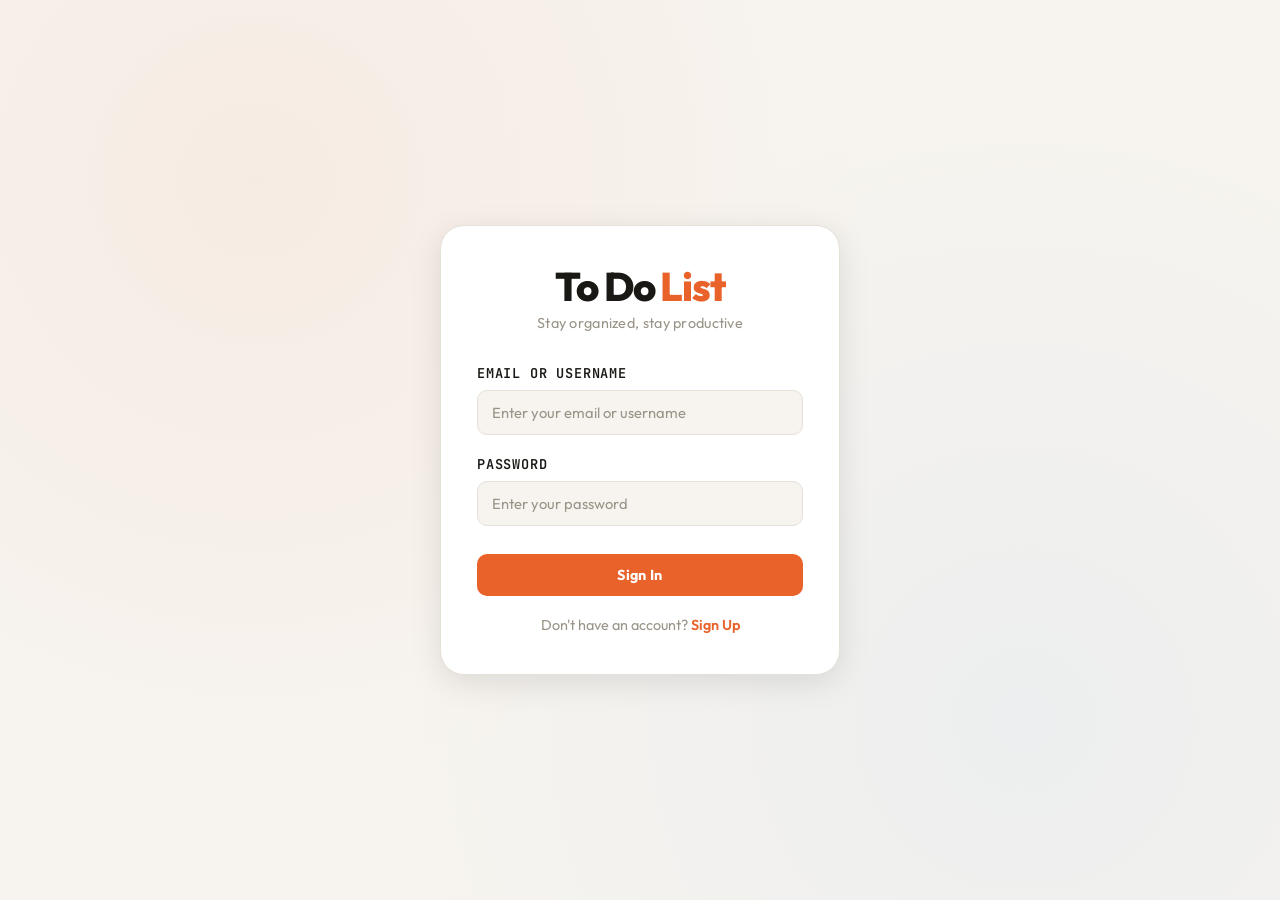
<file: index.html>
<!DOCTYPE html>
<html lang="en">
<head>
  <meta charset="UTF-8">
  <meta name="viewport" content="width=device-width, initial-scale=1.0">
  <title class="title">To Do App</title>
  <link rel="preconnect" href="https://fonts.googleapis.com">
  <link rel="preconnect" href="https://fonts.gstatic.com" crossorigin>
  <link href="https://fonts.googleapis.com/css2?family=Outfit:wght@400;500;600;700;800&family=JetBrains+Mono:wght@400;500&display=swap" rel="stylesheet">
  <link rel="stylesheet" href="style.css">
  <div class="icon"><link rel="icon" href="icon.jpg" type="image/jpg" ></div>
</head>
<body>

  <div class="container">

    <header class="app-header">
      <div class="header-left">
        <span class="app-tag">✦ productivity</span>
        <h1>To Do <span>List</span></h1>
      </div>
      
      <div class="header-right">
        <!-- USER SECTION -->
        <div class="user-section">
          <span class="welcome-text">Welcome, <strong id="username">Guest</strong>!</span>
          <button class="logout-btn" onclick="logoutUser()">Logout</button>
        </div>

        <!-- STATS -->
        <div class="header-stats">
          <div class="stat"><span id="allCount">0</span><label>Total</label></div>
          <div class="stat"><span id="pendingCount">0</span><label>Pending</label></div>
          <div class="stat"><span id="completedCount">0</span><label>Done</label></div>
        </div>
      </div>
    </header>

    <div class="content">

      <!-- SIDEBAR -->
      <div class="sidebar">
        <p class="sidebar-label">Filter</p>
        <button class="filter-btn active" onclick="filterTasks('all')" id="btn-all">All</button>
        <button class="filter-btn" onclick="filterTasks('pending')" id="btn-pending">Pending</button>
        <button class="filter-btn" onclick="filterTasks('completed')" id="btn-completed">Completed</button>

        <div class="sidebar-divider"></div>

        <button class="clear-btn" onclick="clearCompleted()">Clear Done</button>
      </div>

      <!-- MAIN AREA -->
      <div class="tasks-area">

        <input type="text" id="search" placeholder="🔍  Search tasks..." autocomplete="off">

        <div class="input-row">
          <input type="text" id="taskInput" placeholder="What needs to be done?" maxlength="200" autocomplete="off">
          <button onclick="addTask()" id="addBtn" type="button">Add</button>
        </div>

        <div id="taskList"></div>

        <div id="emptyState" class="empty-state" style="display:none;">
          <div class="empty-icon">◎</div>
          <p id="emptyMsg">No tasks yet. Add one above!</p>
        </div>

      </div>
    </div>
  </div>

  <script src="script.js"></script>
</body>
</html>
</file>
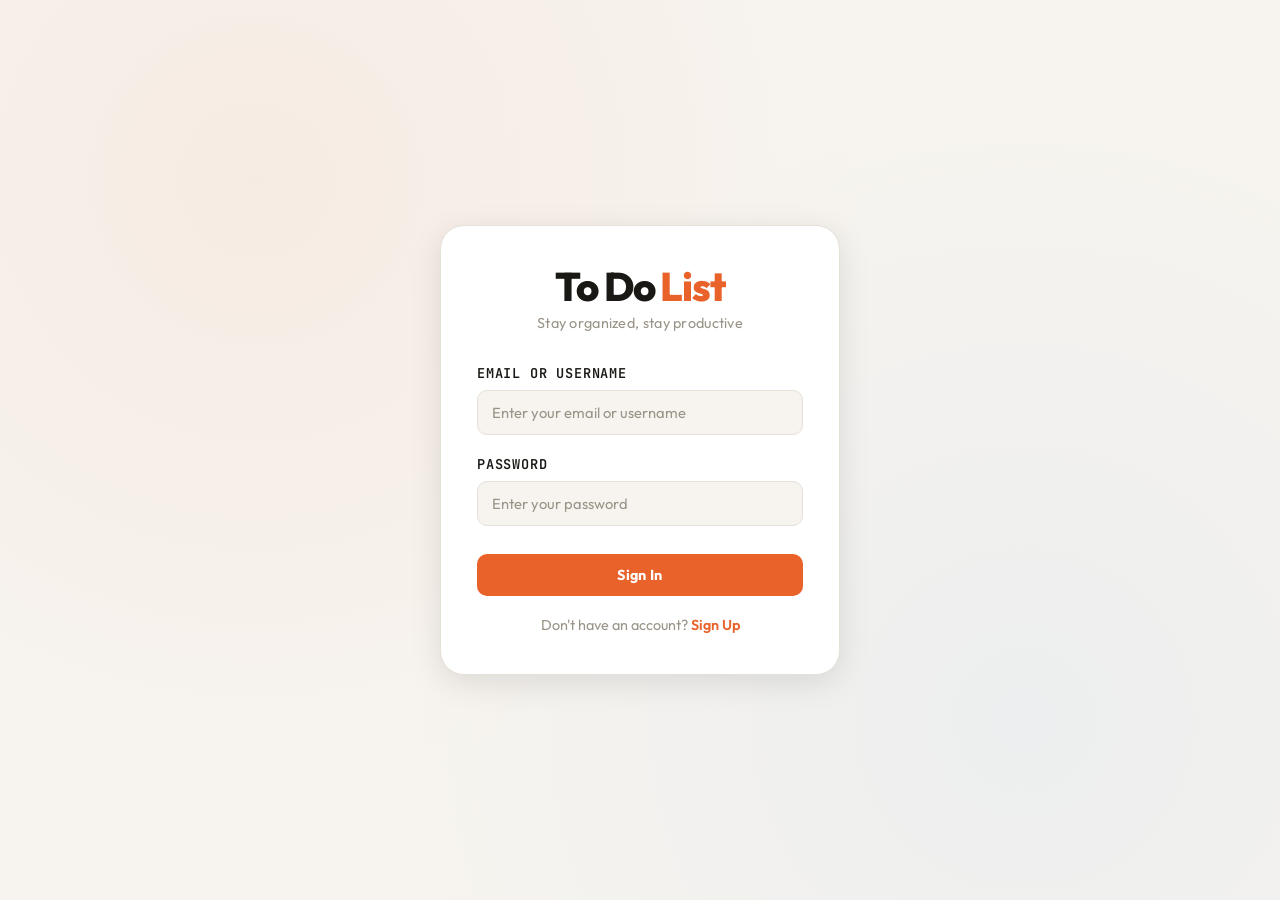
<file: login.html>
<!DOCTYPE html>
<html lang="en">
<head>
  <meta charset="UTF-8">
  <meta name="viewport" content="width=device-width, initial-scale=1.0">
  <title>Login - To Do App</title>
  <link rel="preconnect" href="https://fonts.googleapis.com">
  <link rel="preconnect" href="https://fonts.gstatic.com" crossorigin>
  <link href="https://fonts.googleapis.com/css2?family=Outfit:wght@400;500;600;700;800&family=JetBrains+Mono:wght@400;500&display=swap" rel="stylesheet">
  <link rel="stylesheet" href="login.css">
</head>
<body>
  <div class="login-container">
    <div class="login-card">
      <div class="login-header">
        <h1>To Do <span>List</span></h1>
        <p class="login-subtitle">Stay organized, stay productive</p>
      </div>

      <form id="loginForm" class="login-form">
        <div class="form-group">
          <label for="email">Email or Username</label>
          <input type="text" id="email" placeholder="Enter your email or username" required autocomplete="off">
        </div>

        <div class="form-group">
          <label for="password">Password</label>
          <input type="password" id="password" placeholder="Enter your password" required autocomplete="off">
        </div>

        <button type="submit" class="login-btn">Sign In</button>
      </form>

      <div class="login-footer">
        <p>Don't have an account? <a href="signup.html" class="toggle-link">Sign Up</a></p>
      </div>
    </div>

  <script src="login.js"></script>
</body>
</html>
</file>
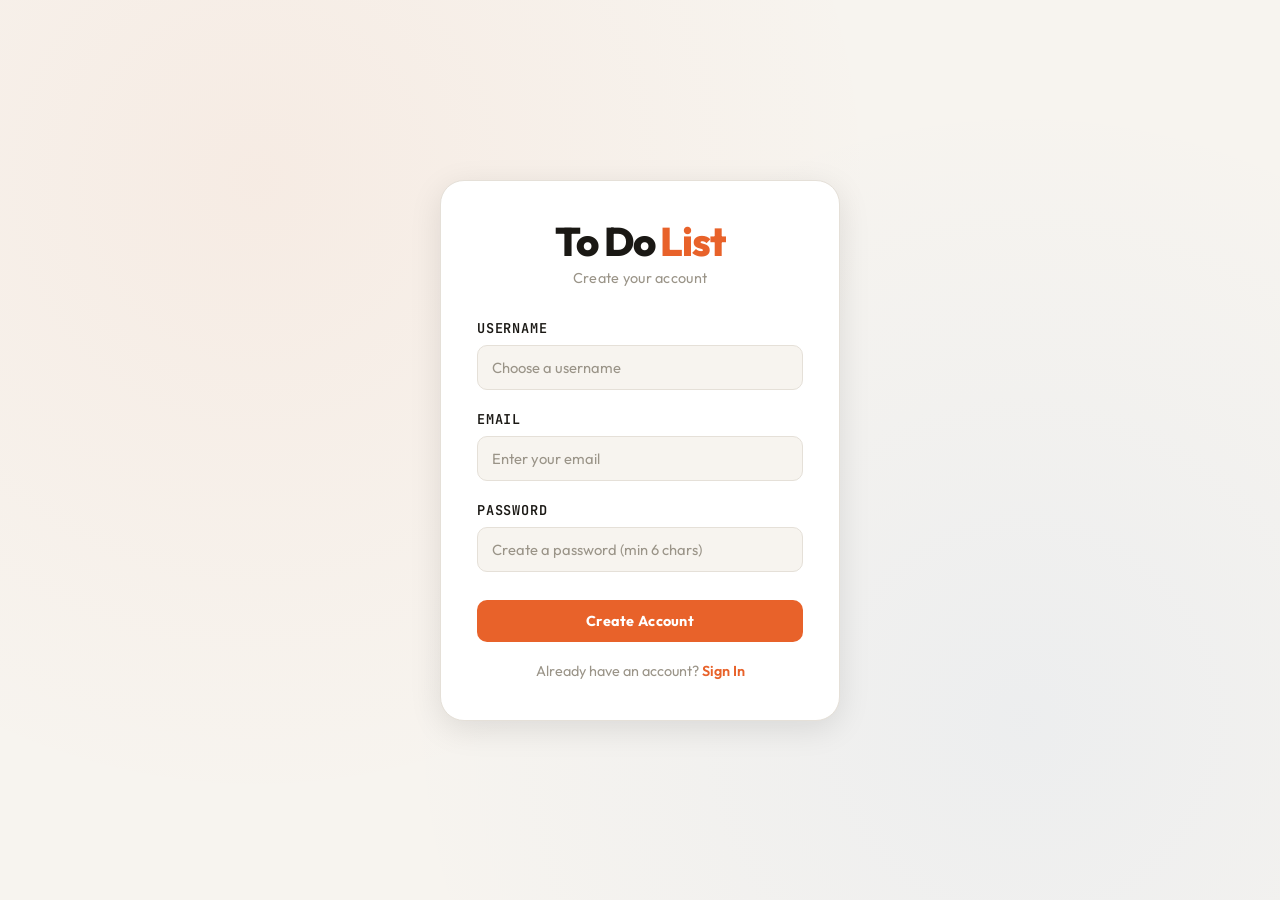
<file: signup.html>
<!DOCTYPE html>
<html lang="en">

<head>
    <meta charset="UTF-8">
    <meta name="viewport" content="width=device-width, initial-scale=1.0">
    <title>Sign Up - To Do App</title>
    <link rel="preconnect" href="https://fonts.googleapis.com">
    <link rel="preconnect" href="https://fonts.gstatic.com" crossorigin>
    <link
        href="https://fonts.googleapis.com/css2?family=Outfit:wght@400;500;600;700;800&family=JetBrains+Mono:wght@400;500&display=swap"
        rel="stylesheet">
    <link rel="stylesheet" href="login.css">
</head>

<body>

    <!-- sign up form -->
    <div class="login-container">
        <div class="signup-card">
            <div class="login-header">
                <h1>To Do <span>List</span></h1>
                <p class="login-subtitle">Create your account</p>
            </div>

            <form id="signupForm" class="login-form">
                <div class="form-group">
                    <label for="username">Username</label>
                    <input type="text" id="username" placeholder="Choose a username" required autocomplete="off">
                </div>

                <div class="form-group">
                    <label for="signupEmail">Email</label>
                    <input type="email" id="signupEmail" placeholder="Enter your email" required autocomplete="off">
                </div>

                <div class="form-group">
                    <label for="signupPassword">Password</label>
                    <input type="password" id="signupPassword" placeholder="Create a password (min 6 chars)" required
                        autocomplete="off">
                </div>

                <button type="submit" class="login-btn">Create Account</button>
            </form>

            <div class="login-footer">
                <p>Already have an account? <a href="login.html" class="toggle-link">Sign In</a></p>
            </div>
        </div>
    </div>

    <script src="login.js"></script>
</body>

</html>
</file>
<file: style.css>
/* reset */
*,
*::before,
*::after {
  margin: 0;
  padding: 0;
  box-sizing: border-box;
}

:root {
  --bg: #f7f4ef;
  --surface: #ffffff;
  --border: #e5e0d8;
  --accent: #e8622a;
  --accent-light: #fdf0ea;
  --accent2: #2a7ae8;
  --text: #1a1814;
  --muted: #9a9488;
  --done-text: #b0a898;
  --done-bg: #fafaf8;
  --shadow: 0 2px 12px rgba(0, 0, 0, 0.07);
  --shadow-lg: 0 8px 32px rgba(0, 0, 0, 0.10);
}

/* title */
.title::before {
  content: "✦";
  margin-right: 8px;
  display: inline-block;
}

.icon {
  border: none;
  box-shadow: 0 1px 3px rgba(0, 0, 0, 0.1);
  padding: 10px;
  border-radius: 5px;
}

/* smooth scroll */
html {
  scroll-behavior: smooth;
}

body {
  background: var(--bg);
  background-image:
    radial-gradient(circle at 20% 20%, rgba(232, 98, 42, 0.06) 0%, transparent 50%),
    radial-gradient(circle at 80% 80%, rgba(42, 122, 232, 0.05) 0%, transparent 50%);
  font-family: 'Outfit', sans-serif;
  min-height: 100vh;
  display: flex;
  justify-content: center;
  align-items: flex-start;
  padding: 40px 16px 80px;
}

/* Container */
.container {
  width: 100%;
  max-width: 860px;
  background: var(--surface);
  border-radius: 24px;
  padding: 36px 36px 40px;
  box-shadow: var(--shadow-lg);
  border: 1px solid var(--border);
  animation: pageIn 0.5s cubic-bezier(.16, 1, .3, 1) both;
}

/* animation */
@keyframes pageIn {
  from {
    opacity: 0;
    transform: translateY(16px);
  }

  to {
    opacity: 1;
    transform: translateY(0);
  }
}

/*Header*/
.app-header {
  display: flex;
  justify-content: space-between;
  align-items: flex-end;
  margin-bottom: 32px;
  padding-bottom: 28px;
  border-bottom: 1px solid var(--border);
  flex-wrap: wrap;
  gap: 16px;
}

/*Header*/
.app-header {
  display: flex;
  justify-content: space-between;
  align-items: flex-start;
  margin-bottom: 32px;
  padding-bottom: 28px;
  border-bottom: 1px solid var(--border);
  flex-wrap: wrap;
  gap: 16px;
}

.header-left {
  flex: 1;
}

.header-right {
  display: flex;
  flex-direction: column;
  align-items: flex-end;
  gap: 16px;
}

/* user section */
.user-section {
  display: flex;
  align-items: center;
  gap: 12px;
  background: rgba(255, 255, 255, 0.5);
  padding: 8px 14px;
  border-radius: 10px;
  border: 1px solid rgba(232, 98, 42, 0.2);
}

.welcome-text {
  font-size: 0.8rem;
  color: var(--muted);
  font-weight: 500;
}

.welcome-text strong {
  color: var(--accent);
  font-weight: 700;
}

.logout-btn {
  padding: 6px 12px;
  background: transparent;
  border: 1.5px solid var(--error);
  color: var(--error);
  border-radius: 6px;
  font-family: 'Outfit', sans-serif;
  font-size: 0.7rem;
  font-weight: 600;
  cursor: pointer;
  transition: all 0.2s;
  letter-spacing: 0.02em;
  white-space: nowrap;
}

.logout-btn:hover {
  background: rgba(224, 48, 48, 0.1);
  transform: translateY(-1px);
}

.logout-btn:active {
  transform: translateY(0);
}

.header-stats {
  display: flex;
  gap: 20px;
}

.stat {
  text-align: center;
}

.stat span {
  display: block;
  font-size: 1.6rem;
  font-weight: 700;
  color: var(--text);
  line-height: 1;
  font-family: 'JetBrains Mono', monospace;
}

.stat label {
  font-size: 11px;
  color: var(--muted);
  text-transform: uppercase;
  letter-spacing: 0.06em;
  font-weight: 500;
}

/* mobile friendly */
@media (max-width: 620px) {
  .app-header {
    flex-direction: column;
    align-items: flex-start;
  }

  .header-right {
    width: 100%;
    align-items: flex-end;
  }

  .user-section {
    width: 100%;
    justify-content: space-between;
  }

  .logout-btn {
    width: auto;
  }

  .header-stats {
    width: 100%;
    justify-content: flex-end;
  }
}

.app-tag {
  display: inline-block;
  font-family: 'JetBrains Mono', monospace;
  font-size: 11px;
  color: var(--accent);
  text-transform: uppercase;
  letter-spacing: 0.1em;
  margin-bottom: 8px;
}

h1 {
  font-size: clamp(2rem, 5vw, 3rem);
  font-weight: 800;
  color: var(--text);
  line-height: 1;
  letter-spacing: -0.03em;
}

h1 span {
  color: var(--accent);
}

.header-stats {
  display: flex;
  gap: 20px;
}

.stat {
  text-align: center;
}

.stat span {
  display: block;
  font-size: 1.6rem;
  font-weight: 700;
  color: var(--text);
  line-height: 1;
  font-family: 'JetBrains Mono', monospace;
}

.stat label {
  font-size: 11px;
  color: var(--muted);
  text-transform: uppercase;
  letter-spacing: 0.06em;
  font-weight: 500;
}

/* content  */
.content {
  display: flex;
  gap: 28px;
}

/* side bar */
.sidebar {
  width: 160px;
  flex-shrink: 0;
}

.sidebar-label {
  font-size: 11px;
  text-transform: uppercase;
  letter-spacing: 0.08em;
  color: var(--muted);
  font-weight: 600;
  margin-bottom: 10px;
  font-family: 'JetBrains Mono', monospace;
}

/* fillter buttens */
.filter-btn {
  width: 100%;
  padding: 10px 14px;
  margin-bottom: 6px;
  border: 1px solid var(--border);
  border-radius: 10px;
  background: transparent;
  color: var(--muted);
  font-family: 'Outfit', sans-serif;
  font-size: 0.88rem;
  font-weight: 600;
  cursor: pointer;
  text-align: left;
  transition: all 0.18s;
}

.filter-btn:hover {
  background: var(--accent-light);
  color: var(--accent);
  border-color: rgba(232, 98, 42, 0.2);
}

.filter-btn.active {
  background: var(--accent);
  color: white;
  border-color: var(--accent);
  box-shadow: 0 4px 12px rgba(232, 98, 42, 0.25);
}

.sidebar-divider {
  height: 1px;
  background: var(--border);
  margin: 14px 0;
}

/* clear button */
.clear-btn {
  width: 100%;
  padding: 9px 14px;
  border: 1px dashed var(--border);
  border-radius: 10px;
  background: transparent;
  color: var(--muted);
  font-family: 'Outfit', sans-serif;
  font-size: 0.82rem;
  font-weight: 500;
  cursor: pointer;
  text-align: left;
  transition: all 0.18s;
}

.clear-btn:hover {
  color: #e03030;
  border-color: rgba(224, 48, 48, 0.3);
  background: rgba(224, 48, 48, 0.05);
}

/* task area */
.tasks-area {
  flex: 1;
  min-width: 0;
}

/* search box */
#search {
  width: 100%;
  padding: 11px 16px;
  border: 1px solid var(--border);
  border-radius: 10px;
  background: var(--bg);
  font-family: 'Outfit', sans-serif;
  font-size: 0.9rem;
  color: var(--text);
  margin-bottom: 10px;
  outline: none;
  transition: border-color 0.2s, box-shadow 0.2s;
}

#search:focus {
  border-color: var(--accent);
  box-shadow: 0 0 0 3px rgba(232, 98, 42, 0.1);
}

#search::placeholder {
  color: var(--muted);
}

/* input and button */
.input-row {
  display: flex;
  gap: 8px;
  margin-bottom: 16px;
}

#taskInput {
  flex: 1;
  padding: 12px 16px;
  border: 1px solid var(--border);
  border-radius: 10px;
  background: var(--bg);
  font-family: 'Outfit', sans-serif;
  font-size: 0.92rem;
  color: var(--text);
  outline: none;
  transition: border-color 0.2s, box-shadow 0.2s;
  min-width: 0;
}

#taskInput:focus {
  border-color: var(--accent);
  box-shadow: 0 0 0 3px rgba(232, 98, 42, 0.1);
}

#taskInput::placeholder {
  color: var(--muted);
}

#taskInput.shake {
  animation: shake 0.4s ease;
  border-color: #e03030;
}

@keyframes shake {

  0%,
  100% {
    transform: translateX(0);
  }

  20% {
    transform: translateX(-6px);
  }

  40% {
    transform: translateX(6px);
  }

  60% {
    transform: translateX(-4px);
  }

  80% {
    transform: translateX(4px);
  }
}

/* add button */
#addBtn {
  padding: 12px 24px;
  background: var(--accent);
  color: white;
  border: none;
  border-radius: 10px;
  font-family: 'Outfit', sans-serif;
  font-weight: 700;
  font-size: 0.9rem;
  cursor: pointer;
  white-space: nowrap;
  transition: transform 0.15s, box-shadow 0.2s, background 0.2s;
  letter-spacing: 0.02em;
}

#addBtn:hover {
  background: #d0541f;
  transform: translateY(-1px);
  box-shadow: 0 6px 16px rgba(232, 98, 42, 0.3);
}

#addBtn:active {
  transform: translateY(0);
}

/* task */
.task {
  display: flex;
  align-items: center;
  gap: 12px;
  background: var(--surface);
  border: 1px solid var(--border);
  border-radius: 12px;
  padding: 14px 16px;
  margin-bottom: 8px;
  transition: transform 0.18s, box-shadow 0.18s, border-color 0.2s, background 0.3s;
  animation: taskIn 0.35s cubic-bezier(.16, 1, .3, 1) both;
  position: relative;
}

@keyframes taskIn {
  from {
    opacity: 0;
    transform: translateY(-6px) scale(0.98);
  }

  to {
    opacity: 1;
    transform: translateY(0) scale(1);
  }
}

.task:hover {
  transform: translateX(3px);
  box-shadow: var(--shadow);
  border-color: rgba(232, 98, 42, 0.15);
}

.task.done {
  background: var(--done-bg);
  border-color: #ede9e2;
}

.task.removing {
  animation: taskOut 0.25s ease forwards !important;
}

@keyframes taskOut {
  to {
    opacity: 0;
    transform: translateX(16px) scale(0.96);
    max-height: 0;
    margin-bottom: 0;
    padding: 0;
  }
}

/* Checkbox */
.check-btn {
  width: 26px;
  height: 26px;
  border-radius: 50%;
  border: 2px solid var(--border);
  background: transparent;
  cursor: pointer;
  flex-shrink: 0;
  display: flex;
  align-items: center;
  justify-content: center;
  font-size: 12px;
  color: white;
  transition: all 0.2s;
  font-weight: 700;
}

.check-btn:hover {
  border-color: #2cbb7e;
  background: rgba(44, 187, 126, 0.08);
}

.check-btn.checked {
  background: #2cbb7e;
  border-color: #2cbb7e;
  box-shadow: 0 0 0 3px rgba(44, 187, 126, 0.15);
}

/* task text */
.task-text {
  flex: 1;
  font-size: 0.92rem;
  font-weight: 500;
  color: var(--text);
  word-break: break-word;
  outline: none;
  transition: color 0.2s;
  min-width: 0;
}

.task-text.completed {
  text-decoration: line-through;
  color: var(--done-text);
}

.task-text.editing {
  background: var(--accent-light);
  border-radius: 6px;
  padding: 2px 6px;
  outline: 2px solid var(--accent);
}

.task-actions {
  display: flex;
  gap: 4px;
  opacity: 0;
  transition: opacity 0.2s;
  flex-shrink: 0;
}

.task:hover .task-actions {
  opacity: 1;
}

/* edit and delete button */
.edit-btn,
.delete-btn {
  width: 30px;
  height: 30px;
  border: none;
  border-radius: 7px;
  cursor: pointer;
  display: flex;
  align-items: center;
  justify-content: center;
  font-size: 13px;
  transition: all 0.18s;
  background: transparent;
  color: var(--muted);
}

.edit-btn:hover {
  background: rgba(42, 122, 232, 0.1);
  color: var(--accent2);
}

.delete-btn:hover {
  background: rgba(224, 48, 48, 0.08);
  color: #e03030;
}

/* Empty time */
.empty-state {
  display: flex;
  flex-direction: column;
  align-items: center;
  justify-content: center;
  gap: 12px;
  padding: 50px 20px;
  text-align: center;
  color: var(--muted);
  animation: fadeIn 0.3s ease both;
}

.empty-icon {
  font-size: 2.5rem;
  opacity: 0.4;
}

.empty-state p {
  font-size: 0.9rem;
  color: var(--muted);
}

@keyframes fadeIn {
  from {
    opacity: 0;
  }

  to {
    opacity: 1;
  }
}

/* mobile friendly */
@media (max-width: 620px) {
  .container {
    padding: 24px 20px 32px;
  }

  .app-header {
    flex-direction: column;
    align-items: flex-start;
  }

  .content {
    flex-direction: column;
    gap: 20px;
  }

  .sidebar {
    width: 100%;
    display: flex;
    flex-wrap: wrap;
    gap: 6px;
    align-items: center;
  }

  .sidebar-label {
    width: 100%;
  }

  .filter-btn {
    width: auto;
    flex: 1;
    min-width: 80px;
  }

  .sidebar-divider {
    display: none;
  }

  .clear-btn {
    width: auto;
    flex: 1;
    min-width: 80px;
  }

  .task-actions {
    opacity: 1;
  }
}
</file>
<file: login.css>
/* reset */
*,
*::before,
*::after {
  margin: 0;
  padding: 0;
  box-sizing: border-box;
}

:root {
  --bg: #f7f4ef;
  --surface: #ffffff;
  --border: #e5e0d8;
  --accent: #e8622a;
  --accent-light: #fdf0ea;
  --accent2: #2a7ae8;
  --text: #1a1814;
  --muted: #9a9488;
  --error: #e03030;
  --success: #2cbb7e;
  --shadow: 0 2px 12px rgba(0, 0, 0, 0.07);
  --shadow-lg: 0 8px 32px rgba(0, 0, 0, 0.10);
}

html {
  scroll-behavior: smooth;
}

body {
  background: var(--bg);
  background-image:
    radial-gradient(circle at 20% 20%, rgba(232, 98, 42, 0.06) 0%, transparent 50%),
    radial-gradient(circle at 80% 80%, rgba(42, 122, 232, 0.05) 0%, transparent 50%);
  font-family: 'Outfit', sans-serif;
  min-height: 100vh;
  display: flex;
  justify-content: center;
  align-items: center;
  padding: 20px;
}

/* Login Container */
.login-container {
  width: 100%;
  max-width: 400px;
}

.login-card,
.signup-card {
  background: var(--surface);
  border-radius: 24px;
  padding: 40px 36px;
  box-shadow: var(--shadow-lg);
  border: 1px solid var(--border);
  animation: pageIn 0.5s cubic-bezier(.16, 1, .3, 1) both;
}

.signup-card.hidden {
  display: none;
}

@keyframes pageIn {
  from {
    opacity: 0;
    transform: translateY(16px);
  }
  to {
    opacity: 1;
    transform: translateY(0);
  }
}

/* Login Header */
.login-header {
  text-align: center;
  margin-bottom: 32px;
}

.login-header h1 {
  font-size: 2.5rem;
  font-weight: 800;
  color: var(--text);
  line-height: 1;
  letter-spacing: -0.03em;
  margin-bottom: 8px;
}

.login-header h1 span {
  color: var(--accent);
}

.login-subtitle {
  font-size: 0.9rem;
  color: var(--muted);
  letter-spacing: 0.02em;
}

/* Form */
.login-form {
  display: flex;
  flex-direction: column;
  gap: 20px;
}

.form-group {
  display: flex;
  flex-direction: column;
  gap: 8px;
}

.form-group label {
  font-size: 0.85rem;
  font-weight: 600;
  color: var(--text);
  text-transform: uppercase;
  letter-spacing: 0.06em;
  font-family: 'JetBrains Mono', monospace;
}

.form-group input {
  padding: 12px 14px;
  border: 1px solid var(--border);
  border-radius: 10px;
  background: var(--bg);
  font-family: 'Outfit', sans-serif;
  font-size: 0.92rem;
  color: var(--text);
  outline: none;
  transition: border-color 0.2s, box-shadow 0.2s;
}

.form-group input:focus {
  border-color: var(--accent);
  box-shadow: 0 0 0 3px rgba(232, 98, 42, 0.1);
}

.form-group input::placeholder {
  color: var(--muted);
}

.form-group input.error {
  border-color: var(--error);
  box-shadow: 0 0 0 3px rgba(224, 48, 48, 0.1);
}

/* Error Message */
.error-text {
  font-size: 0.75rem;
  color: var(--error);
  margin-top: 4px;
  display: none;
}

.error-text.show {
  display: block;
}

/* Success Message */
.success-message {
  padding: 12px 16px;
  background: rgba(44, 187, 126, 0.1);
  border: 1px solid rgba(44, 187, 126, 0.3);
  border-radius: 8px;
  color: var(--success);
  font-size: 0.85rem;
  font-weight: 600;
  display: none;
  margin-bottom: 16px;
  text-align: center;
  animation: fadeIn 0.3s ease;
}

.success-message.show {
  display: block;
}

@keyframes fadeIn {
  from {
    opacity: 0;
  }
  to {
    opacity: 1;
  }
}

/* Login Button */
.login-btn {
  padding: 12px 24px;
  background: var(--accent);
  color: white;
  border: none;
  border-radius: 10px;
  font-family: 'Outfit', sans-serif;
  font-weight: 700;
  font-size: 0.9rem;
  cursor: pointer;
  transition: transform 0.15s, box-shadow 0.2s, background 0.2s;
  letter-spacing: 0.02em;
  margin-top: 8px;
}

.login-btn:hover {
  background: #d0541f;
  transform: translateY(-1px);
  box-shadow: 0 6px 16px rgba(232, 98, 42, 0.3);
}

.login-btn:active {
  transform: translateY(0);
}

/* Login Footer */
.login-footer {
  text-align: center;
  margin-top: 20px;
  font-size: 0.9rem;
  color: var(--muted);
}

.toggle-link {
  color: var(--accent);
  text-decoration: none;
  font-weight: 600;
  cursor: pointer;
  transition: color 0.2s;
}

.toggle-link:hover {
  color: #d0541f;
  text-decoration: underline;
}

/* Mobile */
@media (max-width: 480px) {
  .login-card,
  .signup-card {
    padding: 28px 20px;
  }

  .login-header h1 {
    font-size: 2rem;
  }

  .login-subtitle {
    font-size: 0.85rem;
  }
}
</file>
